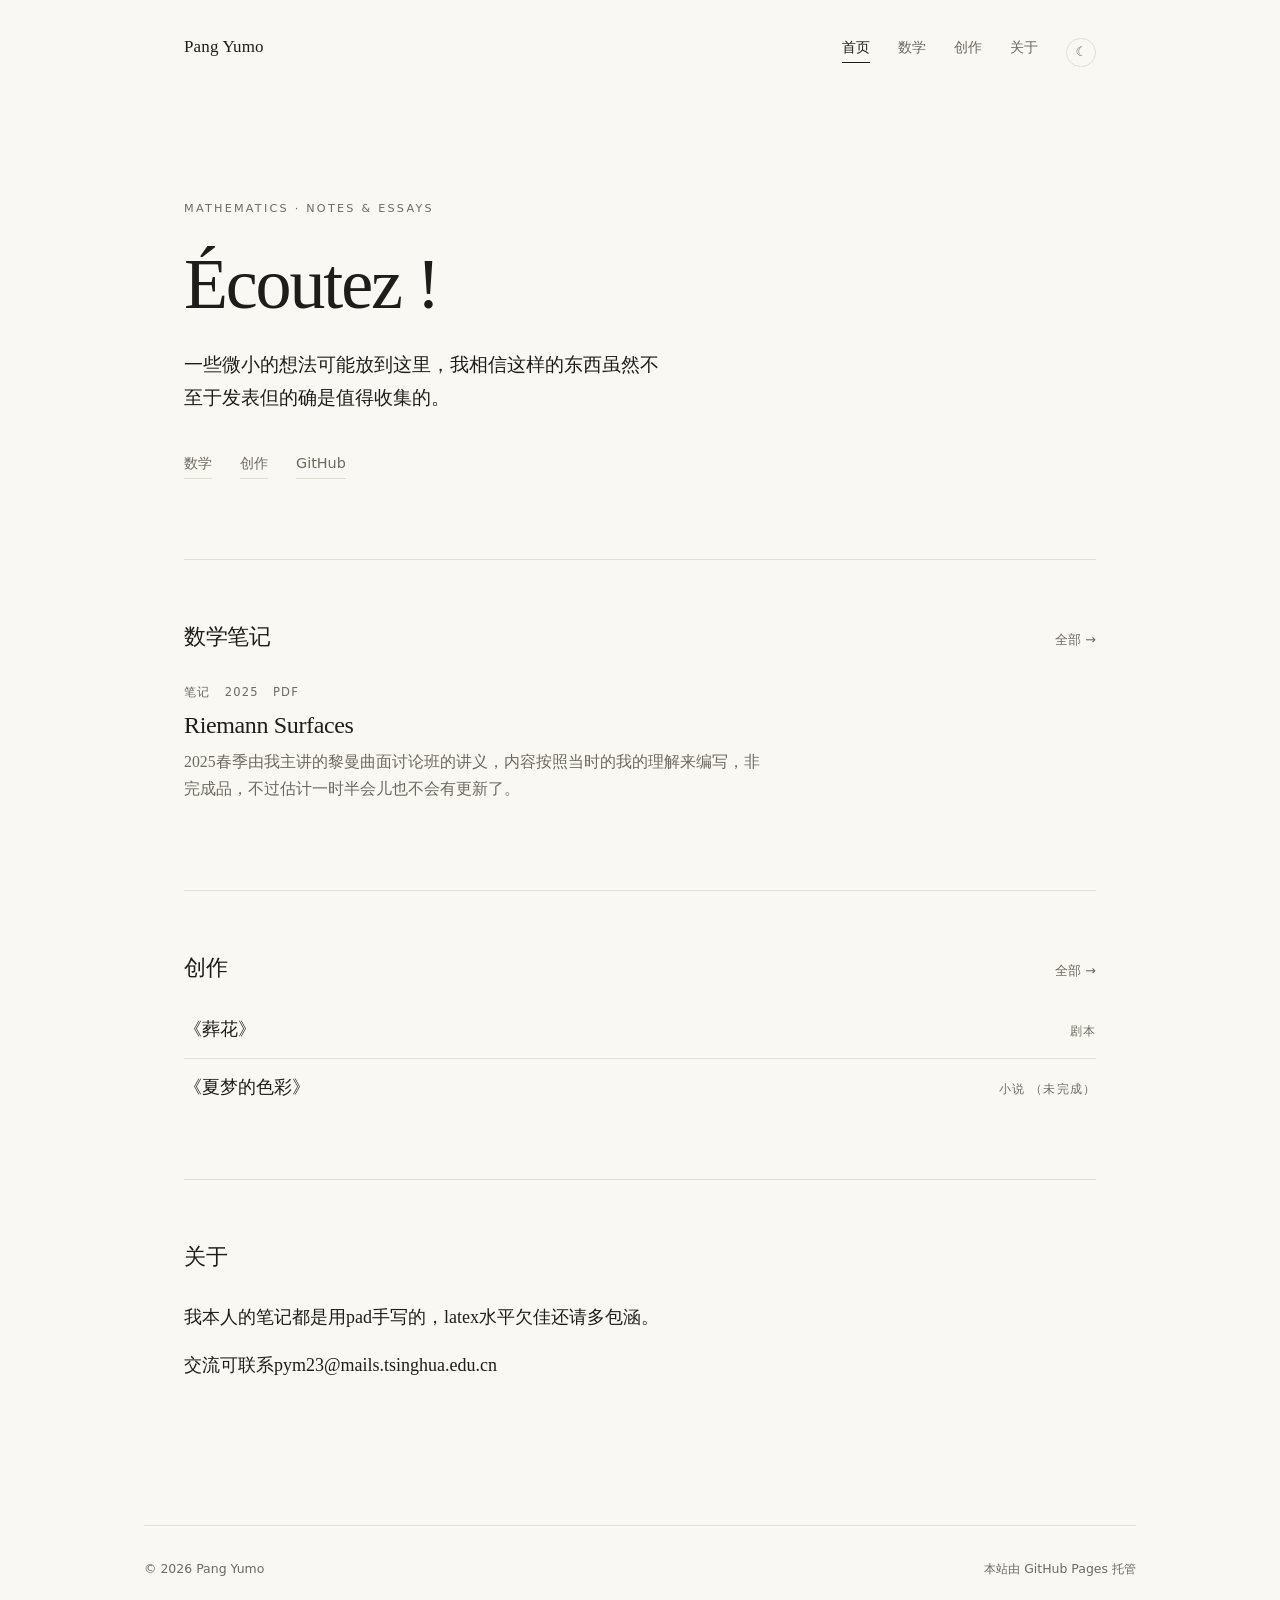
<file: index.html>
<!DOCTYPE html>
<html lang="zh-CN">
<head>
  <meta charset="UTF-8">
  <meta name="viewport" content="width=device-width, initial-scale=1.0">
  <title>Pumpking</title>
  <meta name="description" content="一些数学的思考，主要关于黎曼曲面相关的几何">
  <link rel="icon" href="assets/favicon.svg" type="image/svg+xml">
  <link rel="stylesheet" href="assets/css/style.css">
</head>
<body>

  <header class="masthead wrap">
    <a class="brand" href="./">Pang Yumo</a>
    <nav class="nav" aria-label="主导航">
      <a href="./" aria-current="page">首页</a>
      <a href="writings.html">数学</a>
      <a href="creative.html">创作</a>
      <a href="#about">关于</a>
      <button class="theme-toggle" type="button" aria-label="切换主题">☾</button>
    </nav>
  </header>

  <main class="wrap">

    <section class="hero">
      <p class="eyebrow">Mathematics · Notes &amp; Essays</p>
      <h1>Écoutez&nbsp;!</h1>
      <p class="lede">
        一些微小的想法可能放到这里，我相信这样的东西虽然不至于发表但的确是值得收集的。
      </p>
      <p class="hero-links">
        <a class="textlink" href="writings.html">数学</a>
        <a class="textlink" href="creative.html">创作</a>
        <a class="textlink" href="https://github.com/pumpkingppk" target="_blank" rel="noopener">GitHub</a>
      </p>
    </section>

    <section class="section" id="writings">
      <div class="section-head">
        <h2>数学笔记</h2>
        <a class="section-more" href="writings.html">全部 →</a>
      </div>

      <ol class="entry-list">
        <li class="entry">
          <p class="entry-meta"><span>笔记</span><span>2025</span><span>PDF</span></p>
          <h3><a href="notes/riemann-surfaces.html">Riemann Surfaces</a></h3>
          <p class="entry-sum">2025春季由我主讲的黎曼曲面讨论班的讲义，内容按照当时的我的理解来编写，非完成品，不过估计一时半会儿也不会有更新了。</p>
        </li>
      </ol>
    </section>

    <section class="section" id="creative">
      <div class="section-head">
        <h2>创作</h2>
        <a class="section-more" href="creative.html">全部 →</a>
      </div>

      <ul class="work-list">
        <li class="work-line">
          <a href="assets/pdfs/Zanghua.pdf" target="_blank" rel="noopener">《葬花》</a>
          <span class="work-kind">剧本</span>
        </li>
        <li class="work-line">
          <a href="assets/pdfs/Color_of_Summer_Dream.pdf" target="_blank" rel="noopener">《夏梦的色彩》</a>
          <span class="work-kind">小说 （未完成）</span>
        </li>
      </ul>
    </section>

    <section class="section" id="about">
      <div class="section-head">
        <h2>关于</h2>
      </div>
      <div class="prose">
        <p>
          我本人的笔记都是用pad手写的，latex水平欠佳还请多包涵。
        </p>
        <p>
          交流可联系pym23@mails.tsinghua.edu.cn
        </p>
      </div>
    </section>

  </main>

  <footer class="footer wrap">
    <span>© <span data-year>2026</span> Pang Yumo</span>
    <span>本站由 GitHub Pages 托管</span>
  </footer>

  <script src="assets/js/main.js"></script>
</body>
</html>
</file>
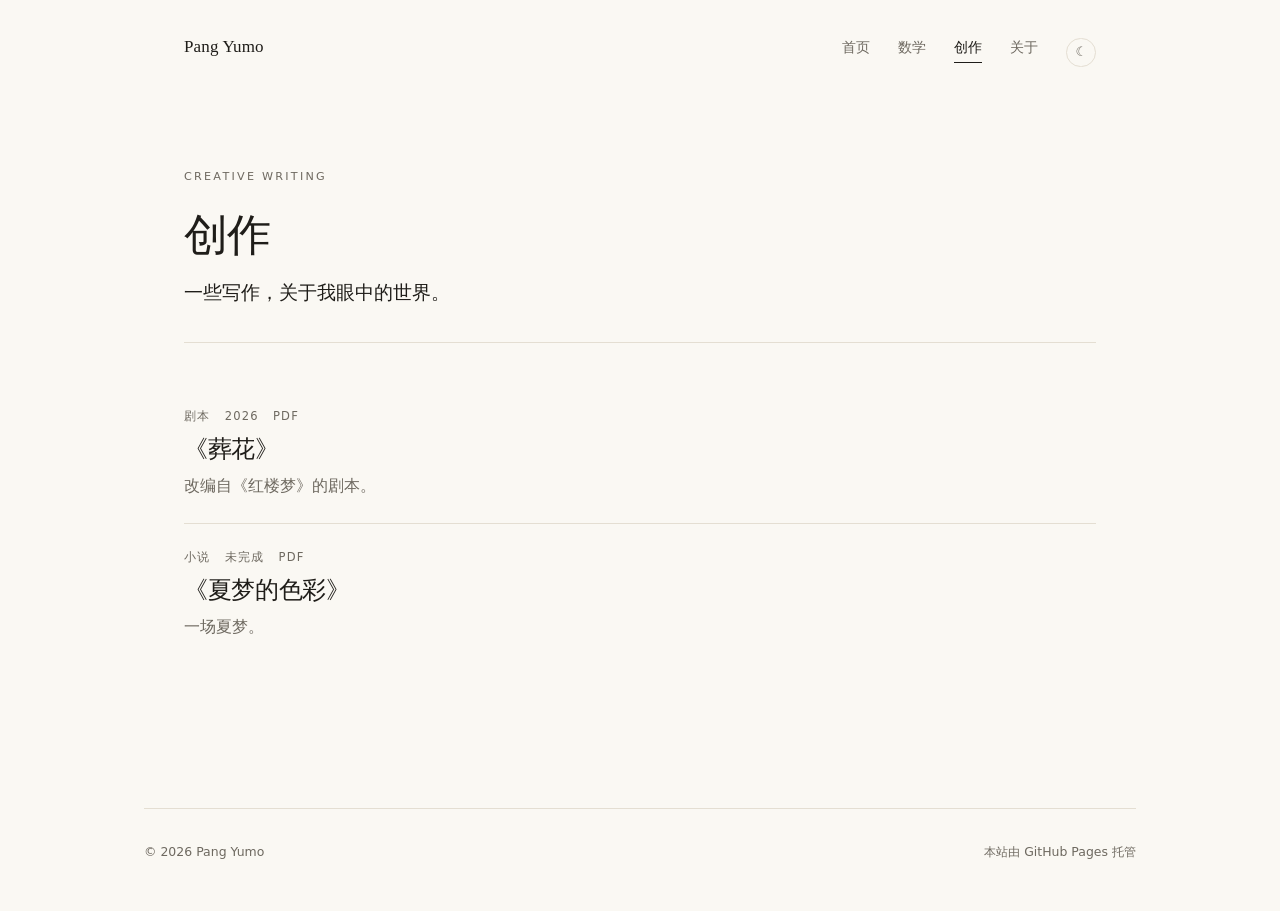
<file: creative.html>
<!DOCTYPE html>
<html lang="zh-CN">
<head>
  <meta charset="UTF-8">
  <meta name="viewport" content="width=device-width, initial-scale=1.0">
  <title>创作 — Pang Yumo</title>
  <meta name="description" content="剧本与小说。">
  <link rel="icon" href="assets/favicon.svg" type="image/svg+xml">
  <link rel="stylesheet" href="assets/css/style.css">
</head>
<body>

  <header class="masthead wrap">
    <a class="brand" href="./">Pang Yumo</a>
    <nav class="nav" aria-label="主导航">
      <a href="./">首页</a>
      <a href="writings.html">数学</a>
      <a href="creative.html" aria-current="page">创作</a>
      <a href="index.html#about">关于</a>
      <button class="theme-toggle" type="button" aria-label="切换主题">☾</button>
    </nav>
  </header>

  <main class="wrap">

    <section class="note-header">
      <p class="eyebrow">Creative Writing</p>
      <h1>创作</h1>
      <p class="lede">
        一些写作，关于我眼中的世界。
      </p>
    </section>

    <section class="section">
      <ol class="entry-list">

        <li class="entry">
          <p class="entry-meta"><span>剧本</span><span>2026</span><span>PDF</span></p>
          <h3><a href="assets/pdfs/Zanghua.pdf" target="_blank" rel="noopener">《葬花》</a></h3>
          <p class="entry-sum">改编自《红楼梦》的剧本。</p>
        </li>

        <li class="entry">
          <p class="entry-meta"><span>小说</span><span>未完成</span><span>PDF</span></p>
          <h3><a href="assets/pdfs/Color_of_Summer_Dream.pdf" target="_blank" rel="noopener">《夏梦的色彩》</a></h3>
          <p class="entry-sum">一场夏梦。</p>
        </li>

      </ol>
    </section>

  </main>

  <footer class="footer wrap">
    <span>© <span data-year>2026</span> Pang Yumo</span>
    <span>本站由 GitHub Pages 托管</span>
  </footer>

  <script src="assets/js/main.js"></script>
</body>
</html>
</file>
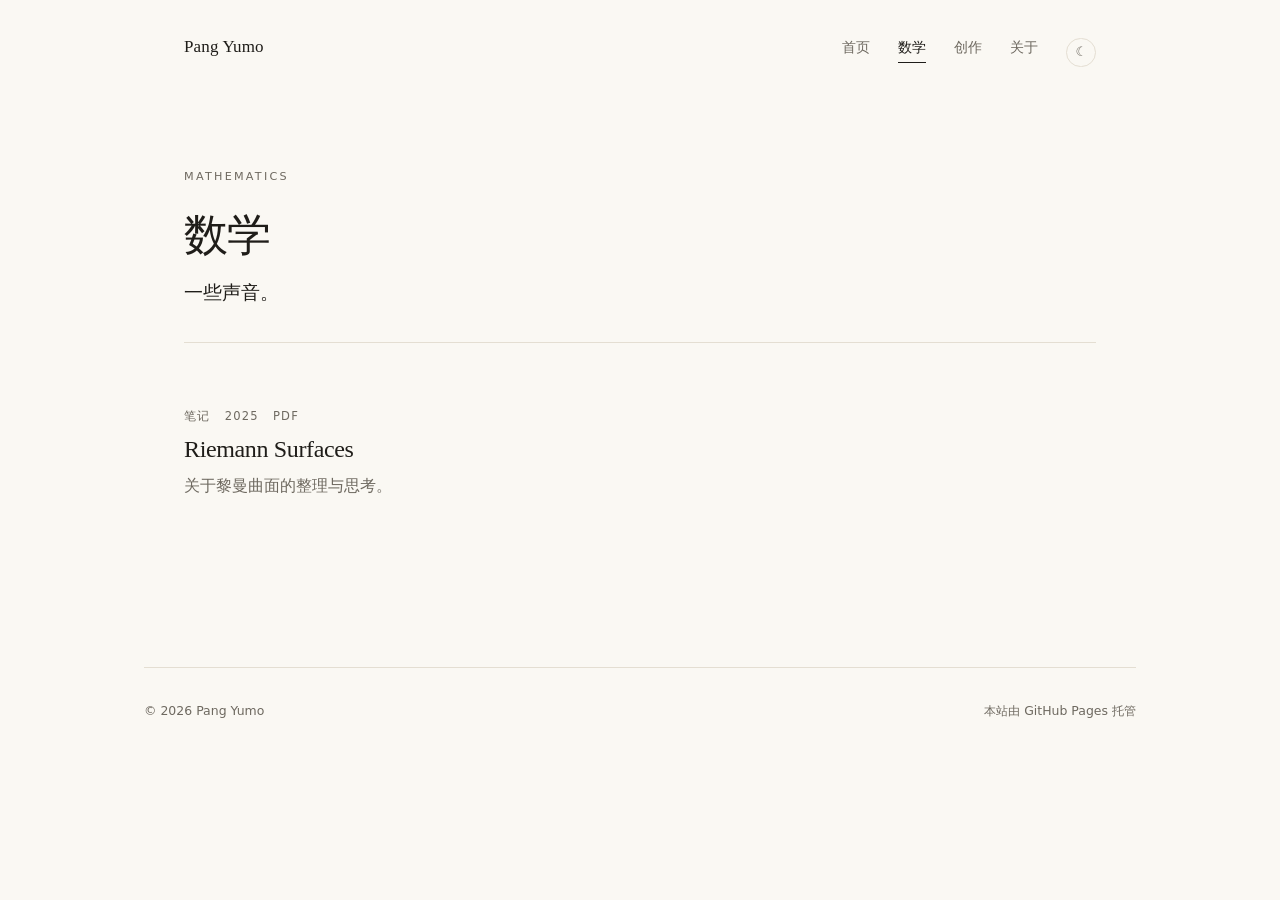
<file: writings.html>
<!DOCTYPE html>
<html lang="zh-CN">
<head>
  <meta charset="UTF-8">
  <meta name="viewport" content="width=device-width, initial-scale=1.0">
  <title>数学 — Pang Yumo</title>
  <meta name="description" content="数学笔记与写作的完整列表。">
  <link rel="icon" href="assets/favicon.svg" type="image/svg+xml">
  <link rel="stylesheet" href="assets/css/style.css">
</head>
<body>

  <header class="masthead wrap">
    <a class="brand" href="./">Pang Yumo</a>
    <nav class="nav" aria-label="主导航">
      <a href="./">首页</a>
      <a href="writings.html" aria-current="page">数学</a>
      <a href="creative.html">创作</a>
      <a href="index.html#about">关于</a>
      <button class="theme-toggle" type="button" aria-label="切换主题">☾</button>
    </nav>
  </header>

  <main class="wrap">

    <section class="note-header">
      <p class="eyebrow">Mathematics</p>
      <h1>数学</h1>
      <p class="lede">
        一些声音。
      </p>
    </section>

    <section class="section">
      <ol class="entry-list">

        <li class="entry">
          <p class="entry-meta"><span>笔记</span><span>2025</span><span>PDF</span></p>
          <h3><a href="notes/riemann-surfaces.html">Riemann Surfaces</a></h3>
          <p class="entry-sum">关于黎曼曲面的整理与思考。</p>
        </li>

      </ol>
    </section>

  </main>

  <footer class="footer wrap">
    <span>© <span data-year>2025</span> Pang Yumo</span>
    <span>本站由 GitHub Pages 托管</span>
  </footer>

  <script src="assets/js/main.js"></script>
</body>
</html>
</file>
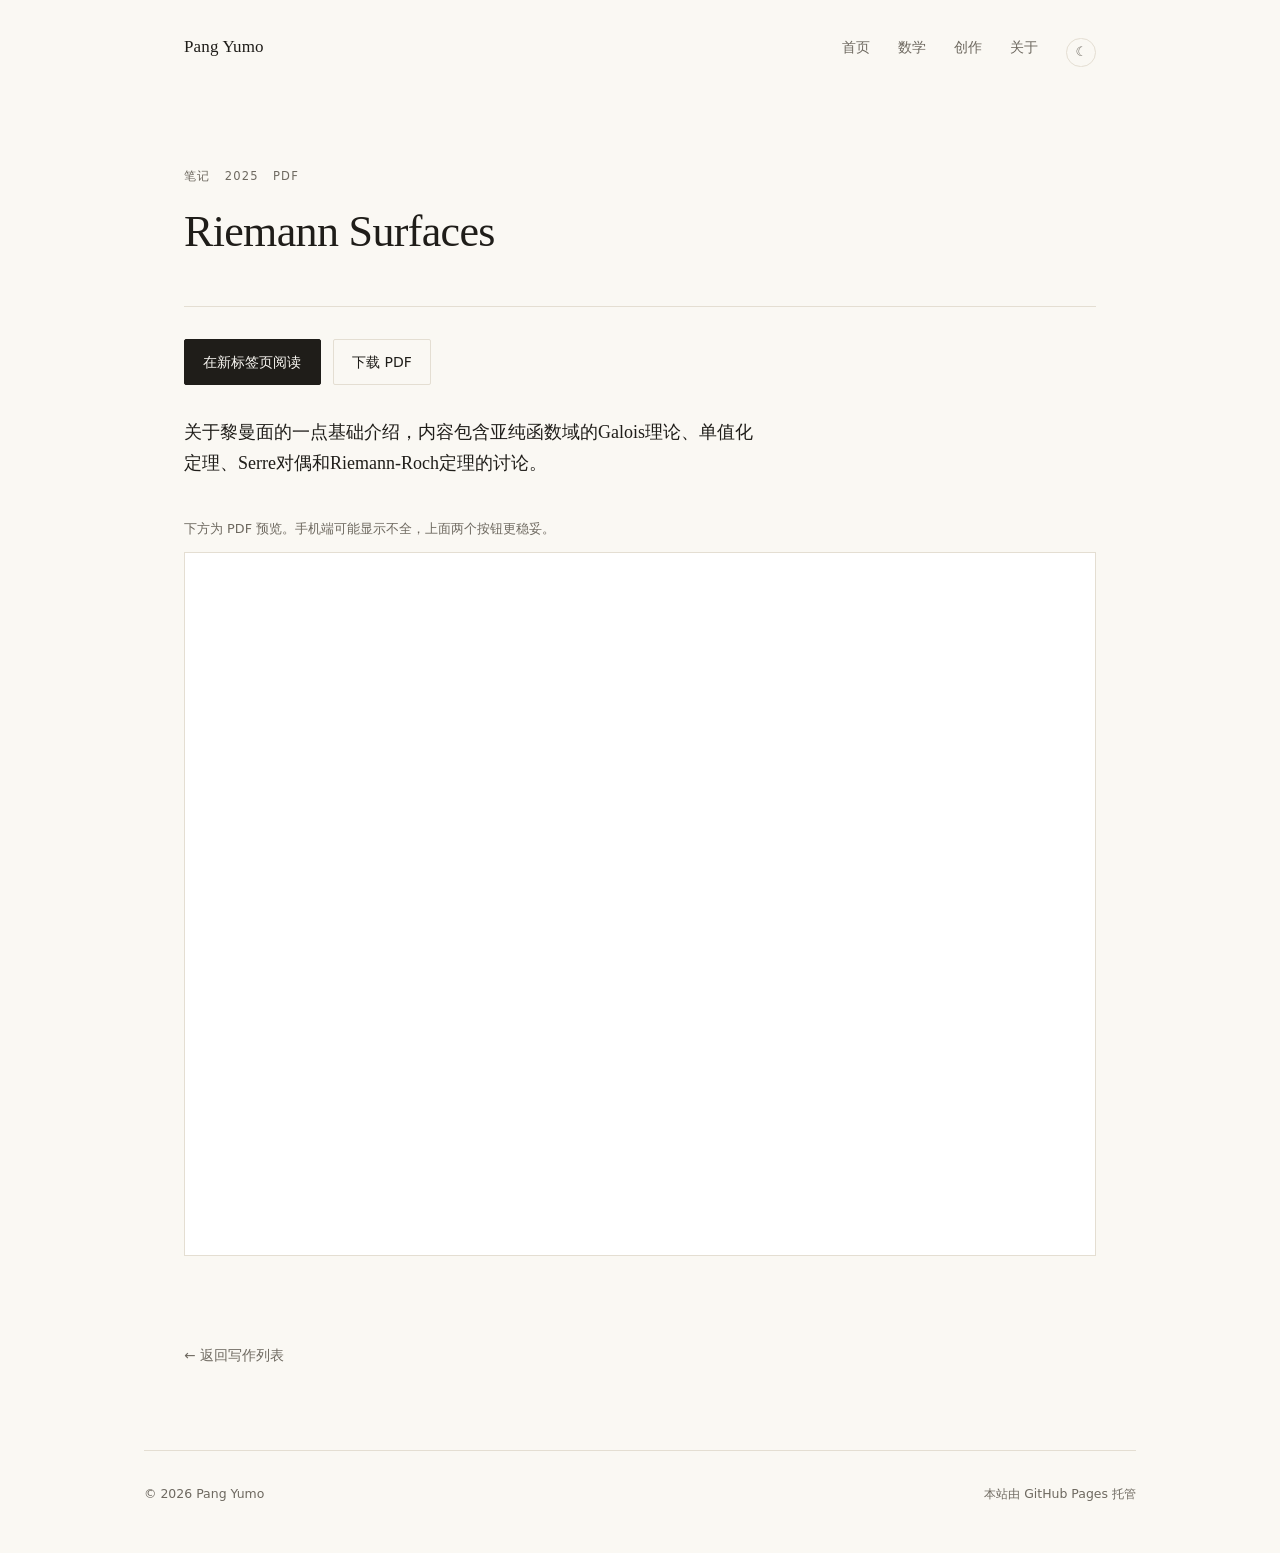
<file: notes/riemann-surfaces.html>
<!DOCTYPE html>
<html lang="zh-CN">
<head>
  <meta charset="UTF-8">
  <meta name="viewport" content="width=device-width, initial-scale=1.0">
  <title>Riemann Surfaces — Pang Yumo</title>
  <meta name="description" content="关于黎曼曲面的笔记。">
  <link rel="icon" href="../assets/favicon.svg" type="image/svg+xml">
  <link rel="stylesheet" href="../assets/css/style.css">
</head>
<body>

  <header class="masthead wrap">
    <a class="brand" href="../index.html">Pang Yumo</a>
    <nav class="nav" aria-label="主导航">
      <a href="../index.html">首页</a>
      <a href="../writings.html">数学</a>
      <a href="../creative.html">创作</a>
      <a href="../index.html#about">关于</a>
      <button class="theme-toggle" type="button" aria-label="切换主题">☾</button>
    </nav>
  </header>

  <main class="wrap">

    <article>
      <header class="note-header">
        <p class="entry-meta"><span>笔记</span><span>2025</span><span>PDF</span></p>
        <h1>Riemann Surfaces</h1>
      </header>

      <div class="note-actions">
        <a class="btn" href="../assets/pdfs/Riemann_Surfaces_Pang_Yumo.pdf" target="_blank" rel="noopener">在新标签页阅读</a>
        <a class="btn ghost" href="../assets/pdfs/Riemann_Surfaces_Pang_Yumo.pdf" download>下载 PDF</a>
      </div>

      <div class="prose" style="margin-bottom: 2.5rem;">
        <p >
          关于黎曼面的一点基础介绍，内容包含亚纯函数域的Galois理论、单值化定理、Serre对偶和Riemann-Roch定理的讨论。
        </p>
      </div>

      <p class="pdf-hint">下方为 PDF 预览。手机端可能显示不全，上面两个按钮更稳妥。</p>
      <div class="pdf-frame">
        <iframe src="../assets/pdfs/Riemann_Surfaces_Pang_Yumo.pdf" title="Riemann Surfaces（PDF）" loading="lazy"></iframe>
      </div>

      <a class="backlink" href="../writings.html">← 返回写作列表</a>
    </article>

  </main>

  <footer class="footer wrap">
    <span>© <span data-year>2026</span> Pang Yumo</span>
    <span>本站由 GitHub Pages 托管</span>
  </footer>

  <script src="../assets/js/main.js"></script>
</body>
</html>
</file>
<file: assets/css/style.css>
/* ==========================================================================
   Personal site — plain CSS, no build step, no external fonts
   1. tokens  2. base  3. layout  4. masthead  5. hero
   6. sections/entries  7. note page  8. prose  9. footer  10. responsive
   ========================================================================== */

/* ---------- 1. tokens ---------- */
:root {
  color-scheme: light;
  --paper: #faf8f3;
  --raise: #fffdf8;
  --ink: #1f1d19;
  --muted: #6e6960;
  --line: #e4ded2;
  --accent: #94402c;
  --wash: #f2eae3;
  --serif: "Iowan Old Style", "Palatino Linotype", Palatino, "Book Antiqua",
           Georgia, "Songti SC", "Noto Serif CJK SC", "Source Han Serif SC", serif;
  --sans: system-ui, -apple-system, "Segoe UI", "PingFang SC", "Microsoft YaHei",
          "Helvetica Neue", Arial, sans-serif;
  --measure: 36rem;
  --gutter: clamp(1.25rem, 4vw, 2.5rem);
}

@media (prefers-color-scheme: dark) {
  :root:not([data-theme="light"]) {
    color-scheme: dark;
    --paper: #14130f;
    --raise: #1b1915;
    --ink: #eae4d8;
    --muted: #9b9488;
    --line: #2e2a24;
    --accent: #d98a6d;
    --wash: #241f1a;
  }
}

:root[data-theme="dark"] {
  color-scheme: dark;
  --paper: #14130f;
  --raise: #1b1915;
  --ink: #eae4d8;
  --muted: #9b9488;
  --line: #2e2a24;
  --accent: #d98a6d;
  --wash: #241f1a;
}

/* ---------- 2. base ---------- */
*,
*::before,
*::after { box-sizing: border-box; }

html { -webkit-text-size-adjust: 100%; }

body {
  margin: 0;
  background: var(--paper);
  color: var(--ink);
  font-family: var(--serif);
  font-size: 18px;
  line-height: 1.72;
  text-rendering: optimizeLegibility;
  -webkit-font-smoothing: antialiased;
}

::selection {
  background: var(--wash);
  color: var(--ink);
}

a {
  color: inherit;
  text-decoration: none;
}

h1, h2, h3 {
  font-weight: 500;
  letter-spacing: -0.015em;
  line-height: 1.15;
  margin: 0;
}

p { margin: 0; }

img { max-width: 100%; height: auto; }

:focus-visible {
  outline: 2px solid var(--accent);
  outline-offset: 3px;
  border-radius: 2px;
}

/* ---------- 3. layout ---------- */
.wrap {
  width: 100%;
  max-width: 62rem;
  margin: 0 auto;
  padding: 0 var(--gutter);
}

.eyebrow {
  font-family: var(--sans);
  font-size: 0.7rem;
  letter-spacing: 0.2em;
  text-transform: uppercase;
  color: var(--muted);
  margin: 0 0 1.5rem;
}

/* ---------- 4. masthead ---------- */
.masthead {
  display: flex;
  align-items: baseline;
  justify-content: space-between;
  gap: 1.5rem;
  padding-top: 2rem;
  padding-bottom: 2rem;
}

.brand {
  font-size: 1.0625rem;
  letter-spacing: 0.01em;
  white-space: nowrap;
}

.nav {
  display: flex;
  align-items: baseline;
  gap: clamp(0.9rem, 2.2vw, 1.75rem);
  font-family: var(--sans);
  font-size: 0.875rem;
}

.nav a {
  color: var(--muted);
  padding-bottom: 0.2rem;
  border-bottom: 1px solid transparent;
  transition: color 160ms ease, border-color 160ms ease;
}

.nav a:hover { color: var(--ink); }

.nav a[aria-current="page"] {
  color: var(--ink);
  border-bottom-color: var(--ink);
}

.theme-toggle {
  appearance: none;
  border: 1px solid var(--line);
  background: transparent;
  color: var(--muted);
  width: 1.85rem;
  height: 1.85rem;
  border-radius: 50%;
  font-family: var(--sans);
  font-size: 0.8rem;
  line-height: 1;
  cursor: pointer;
  display: grid;
  place-items: center;
  padding: 0;
  transform: translateY(0.25rem);
  transition: color 160ms ease, border-color 160ms ease;
}

.theme-toggle:hover {
  color: var(--ink);
  border-color: var(--muted);
}

/* ---------- 5. hero ---------- */
.hero {
  padding: clamp(3rem, 9vw, 6.5rem) 0 clamp(3rem, 7vw, 5rem);
  border-bottom: 1px solid var(--line);
}

.hero h1 {
  font-size: clamp(2.6rem, 8vw, 4.5rem);
  letter-spacing: -0.03em;
  margin-bottom: 1.5rem;
}

.lede {
  max-width: 30rem;
  font-size: clamp(1.0625rem, 2vw, 1.1875rem);
  color: var(--ink);
}

.hero-links {
  display: flex;
  flex-wrap: wrap;
  gap: 1.75rem;
  margin-top: 2.25rem;
  font-family: var(--sans);
  font-size: 0.9rem;
}

.textlink {
  color: var(--muted);
  border-bottom: 1px solid var(--line);
  padding-bottom: 0.15rem;
  transition: color 160ms ease, border-color 160ms ease;
}

.textlink:hover {
  color: var(--accent);
  border-bottom-color: var(--accent);
}

/* ---------- 6. sections & entries ---------- */
.section {
  padding: clamp(2.5rem, 6vw, 4rem) 0;
  border-bottom: 1px solid var(--line);
}

.section:last-of-type { border-bottom: 0; }

.section-head {
  display: flex;
  align-items: baseline;
  justify-content: space-between;
  gap: 1.5rem;
  margin-bottom: 2rem;
}

.section-head h2 {
  font-size: 1.375rem;
}

.section-more {
  font-family: var(--sans);
  font-size: 0.8rem;
  color: var(--muted);
  white-space: nowrap;
  transition: color 160ms ease;
}

.section-more:hover { color: var(--accent); }

.entry-list {
  list-style: none;
  margin: 0;
  padding: 0;
  display: grid;
  gap: 0;
}

.entry {
  padding: 1.5rem 0;
  border-top: 1px solid var(--line);
}

.entry:first-child { border-top: 0; padding-top: 0; }

.entry-meta {
  display: flex;
  flex-wrap: wrap;
  gap: 0.9rem;
  font-family: var(--sans);
  font-size: 0.72rem;
  letter-spacing: 0.1em;
  text-transform: uppercase;
  color: var(--muted);
  margin-bottom: 0.6rem;
}

.entry h3 {
  font-size: clamp(1.25rem, 3vw, 1.5rem);
  margin-bottom: 0.5rem;
}

.entry h3 a {
  background-image: linear-gradient(var(--accent), var(--accent));
  background-size: 0% 1px;
  background-position: 0 100%;
  background-repeat: no-repeat;
  transition: background-size 240ms ease;
}

.entry h3 a:hover { background-size: 100% 1px; }

.entry-sum {
  max-width: var(--measure);
  color: var(--muted);
  font-size: 0.9875rem;
}

/* compact list used on the home page */
.work-list {
  list-style: none;
  margin: 0;
  padding: 0;
}

.work-line {
  display: flex;
  align-items: baseline;
  justify-content: space-between;
  gap: 1.5rem;
  padding: 0.8rem 0;
  border-top: 1px solid var(--line);
}

.work-line:first-child {
  border-top: 0;
  padding-top: 0;
}

.work-line a {
  transition: color 160ms ease;
}

.work-line a:hover {
  color: var(--accent);
}

.work-kind {
  font-family: var(--sans);
  font-size: 0.72rem;
  letter-spacing: 0.1em;
  text-transform: uppercase;
  color: var(--muted);
  white-space: nowrap;
}

/* ---------- 7. note page ---------- */
.note-header {
  padding: clamp(2.5rem, 6vw, 4.5rem) 0 2rem;
  border-bottom: 1px solid var(--line);
}

.note-header h1 {
  font-size: clamp(1.9rem, 5.5vw, 2.75rem);
  margin-bottom: 1rem;
}

.note-header .entry-meta { margin-bottom: 1.25rem; }

.note-actions {
  display: flex;
  flex-wrap: wrap;
  gap: 0.75rem;
  padding: 2rem 0;
}

.btn {
  display: inline-flex;
  align-items: center;
  gap: 0.5rem;
  font-family: var(--sans);
  font-size: 0.875rem;
  padding: 0.62rem 1.15rem;
  border: 1px solid var(--ink);
  background: var(--ink);
  color: var(--paper);
  border-radius: 2px;
  transition: opacity 160ms ease;
}

.btn:hover { opacity: 0.84; }

.btn.ghost {
  background: transparent;
  color: var(--ink);
  border-color: var(--line);
}

.btn.ghost:hover {
  border-color: var(--ink);
  opacity: 1;
}

.pdf-frame {
  border: 1px solid var(--line);
  background: #ffffff;
  margin-bottom: 3rem;
}

.pdf-frame iframe {
  display: block;
  width: 100%;
  height: min(78vh, 820px);
  border: 0;
}

.pdf-hint {
  font-family: var(--sans);
  font-size: 0.8rem;
  color: var(--muted);
  margin-bottom: 0.75rem;
}

.backlink {
  display: inline-block;
  font-family: var(--sans);
  font-size: 0.85rem;
  color: var(--muted);
  margin-top: 2.5rem;
  transition: color 160ms ease;
}

.backlink:hover { color: var(--accent); }

/* ---------- 8. prose ---------- */
.prose {
  max-width: var(--measure);
}

.prose p + p { margin-top: 1.1rem; }

.prose h2 {
  font-size: 1.3rem;
  margin: 2.5rem 0 0.9rem;
}

.prose a {
  color: var(--accent);
  text-decoration: underline;
  text-decoration-thickness: 1px;
  text-underline-offset: 0.18em;
}

.prose ul,
.prose ol {
  padding-left: 1.25rem;
  margin: 1rem 0;
}

.prose li + li { margin-top: 0.4rem; }

.placeholder {
  color: var(--muted);
  font-style: italic;
}

/* ---------- 9. footer ---------- */
.footer {
  border-top: 1px solid var(--line);
  margin-top: clamp(3rem, 8vw, 5rem);
  padding: 2rem 0 3rem;
  font-family: var(--sans);
  font-size: 0.78rem;
  color: var(--muted);
  display: flex;
  flex-wrap: wrap;
  gap: 0.5rem 1.5rem;
  justify-content: space-between;
}

/* ---------- 10. responsive ---------- */
@media (max-width: 34rem) {
  body { font-size: 17px; }

  .masthead {
    flex-wrap: wrap;
    gap: 0.9rem 1rem;
    padding-top: 1.5rem;
    padding-bottom: 1.5rem;
  }

  .nav { gap: 1rem; }

  .hero-links { gap: 1.25rem; }

  .pdf-frame iframe { height: 70vh; }
}

@media (prefers-reduced-motion: reduce) {
  *,
  *::before,
  *::after {
    transition-duration: 0.01ms !important;
    animation-duration: 0.01ms !important;
  }
}
</file>
